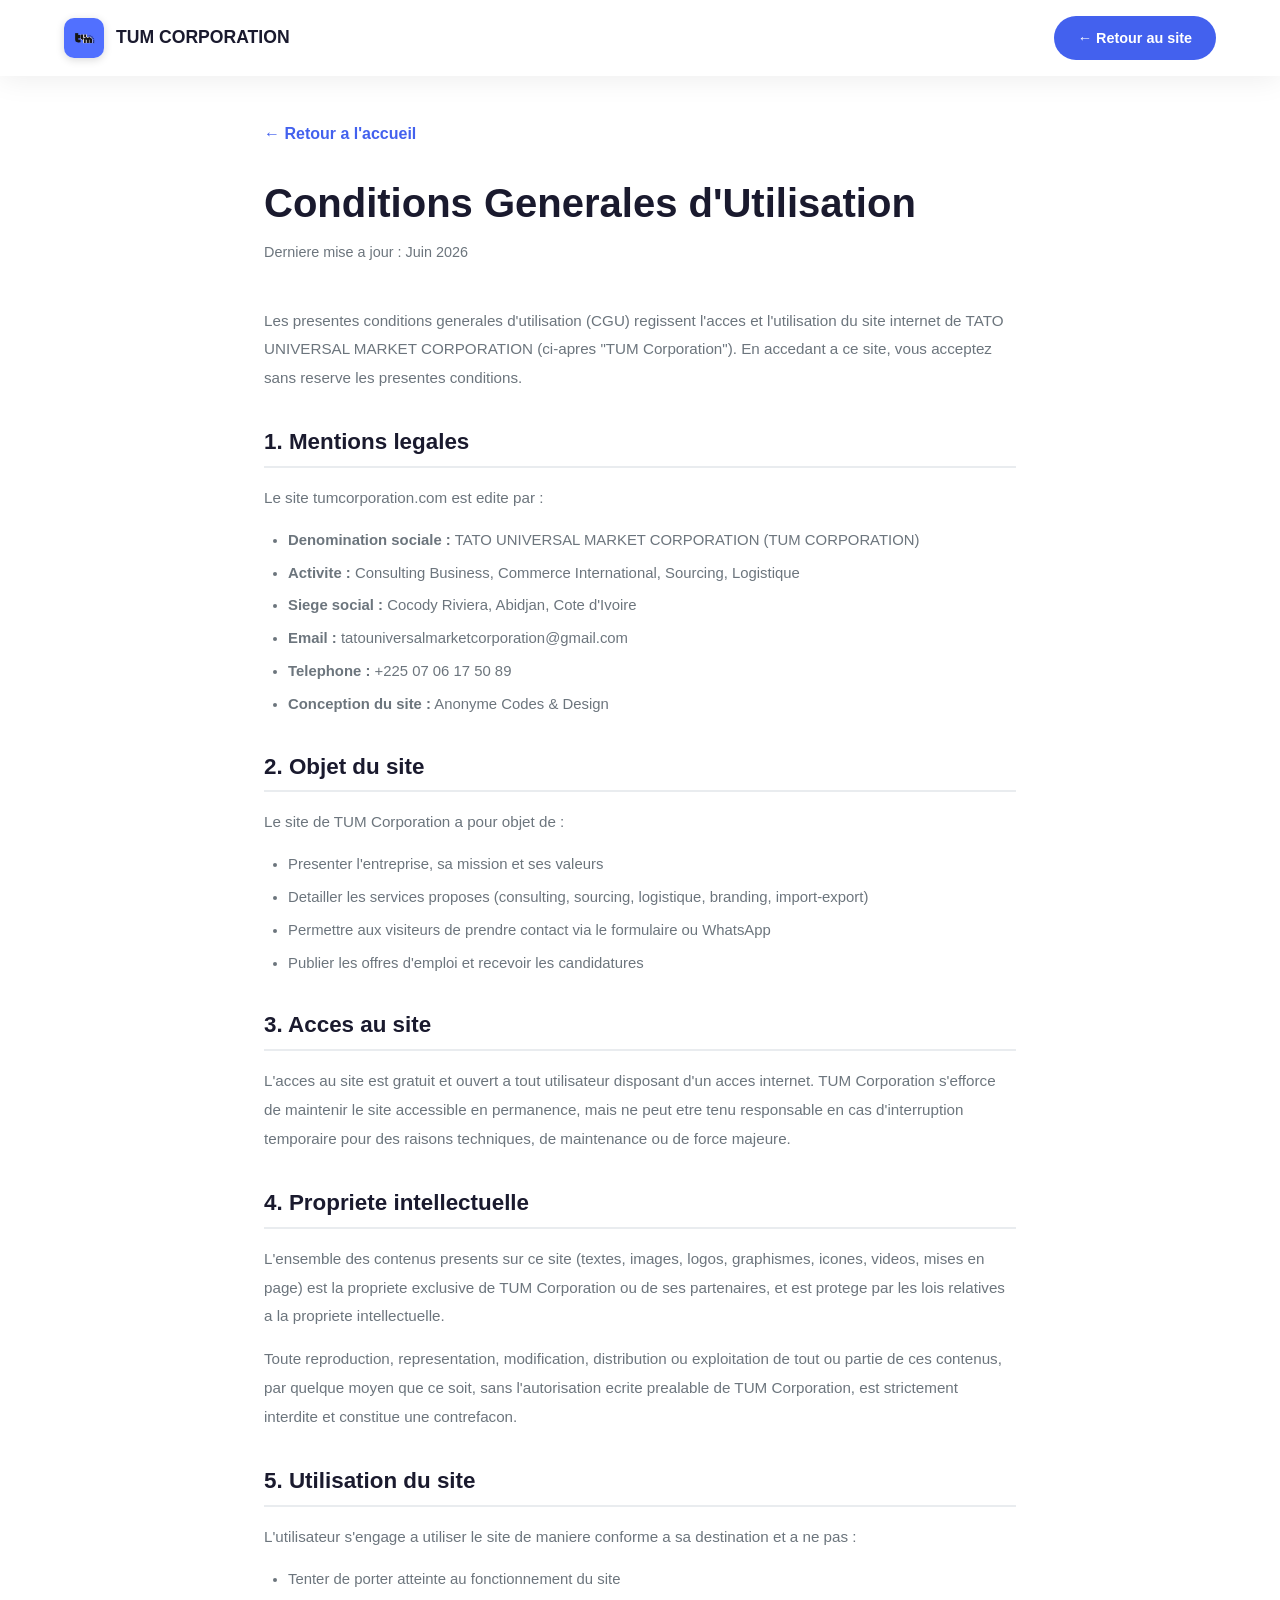
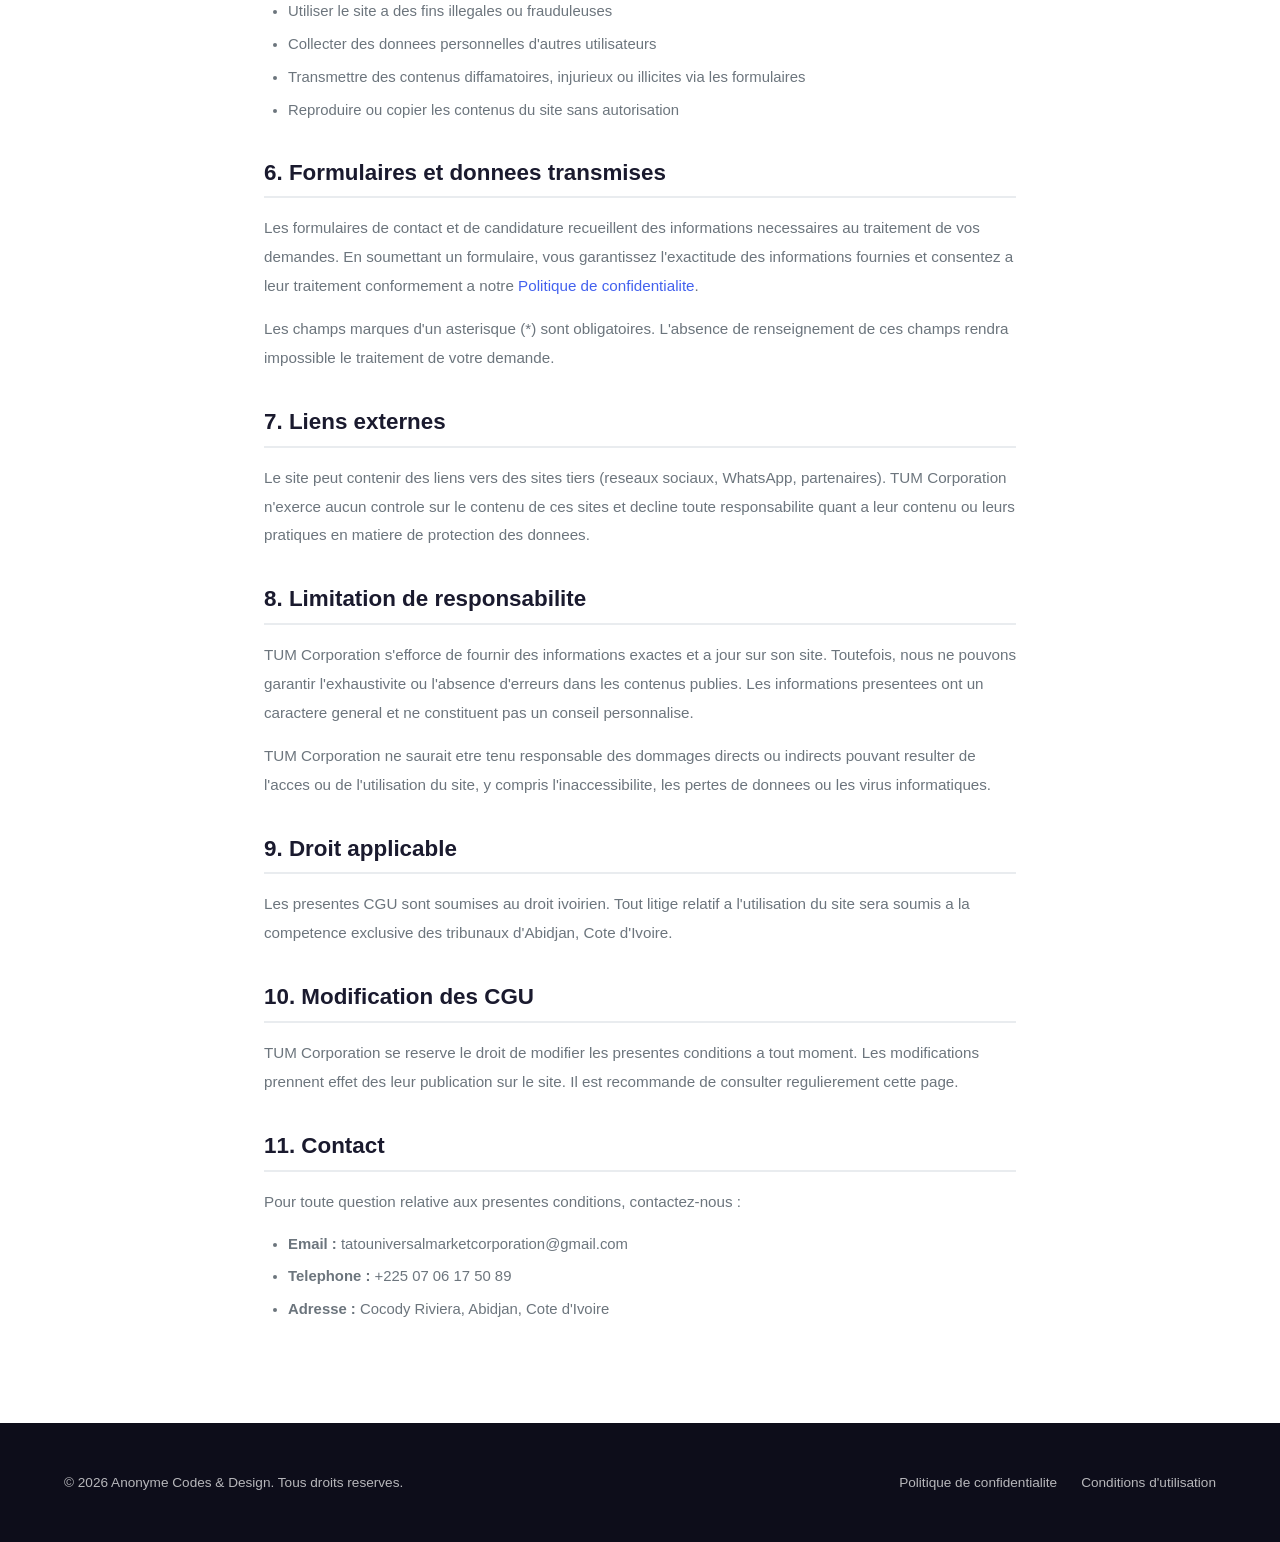
<file: conditions-utilisation.html>
<!DOCTYPE html>
<html lang="fr">
<head>
    <meta charset="UTF-8">
    <meta name="viewport" content="width=device-width, initial-scale=1.0">
    <title>Conditions d'Utilisation | TUM Corporation</title>
    <link rel="icon" type="image/svg+xml" href="favicon.svg">
    <link rel="preconnect" href="https://fonts.googleapis.com">
    <link rel="preconnect" href="https://fonts.gstatic.com" crossorigin>
    <link href="https://fonts.googleapis.com/css2?family=Inter:wght@300;400;500;600;700;800;900&family=Poppins:wght@300;400;500;600;700;800&display=swap" rel="stylesheet" crossorigin="anonymous">
    <meta http-equiv="Content-Security-Policy" content="default-src 'self'; style-src 'self' 'unsafe-inline' https://fonts.googleapis.com; font-src https://fonts.gstatic.com; img-src 'self' data:; script-src 'self'; frame-ancestors 'none'; base-uri 'self'; form-action 'self';">
    <meta http-equiv="X-Content-Type-Options" content="nosniff">
    <meta http-equiv="X-Frame-Options" content="DENY">
    <meta name="referrer" content="strict-origin-when-cross-origin">
    <link rel="stylesheet" href="css/style.css">
    <style>
        .legal-page { padding: 120px 0 80px; min-height: 100vh; }
        .legal-page h1 { font-size: 2.5rem; margin-bottom: 12px; color: var(--secondary); }
        .legal-page .legal-update { font-size: 0.9rem; color: var(--gray); margin-bottom: 40px; }
        .legal-page h2 { font-size: 1.4rem; color: var(--secondary); margin: 36px 0 16px; padding-bottom: 10px; border-bottom: 2px solid var(--gray-light); }
        .legal-page p { font-size: 0.95rem; color: var(--gray); line-height: 1.9; margin-bottom: 14px; }
        .legal-page ul { margin: 10px 0 20px 24px; }
        .legal-page ul li { font-size: 0.93rem; color: var(--gray); line-height: 1.8; margin-bottom: 6px; }
        .legal-page a.back-link { display: inline-flex; align-items: center; gap: 8px; color: var(--primary); font-weight: 600; margin-bottom: 32px; }
        .legal-page a.back-link:hover { gap: 12px; }
        .legal-nav { position: fixed; top: 0; left: 0; right: 0; z-index: 1000; padding: 16px 0; background: rgba(255,255,255,0.95); backdrop-filter: blur(20px); box-shadow: 0 2px 30px rgba(0,0,0,0.08); }
        .legal-nav .container { display: flex; align-items: center; justify-content: space-between; }
        .legal-nav .nav-logo span { color: var(--secondary); }
        .legal-nav .back-btn { background: var(--primary); color: #fff; padding: 10px 24px; border-radius: 50px; font-weight: 600; font-size: 0.9rem; }
        .legal-nav .back-btn:hover { background: var(--primary-dark); }
    </style>
</head>
<body>
    <nav class="legal-nav">
        <div class="container">
            <a href="index.html" class="nav-logo">
                <img src="assets/img/logo.jpeg" alt="TUM Corporation Logo" style="height:40px;">
                <span>TUM CORPORATION</span>
            </a>
            <a href="index.html" class="back-btn">&larr; Retour au site</a>
        </div>
    </nav>

    <section class="legal-page">
        <div class="container" style="max-width:800px;">

            <a href="index.html" class="back-link">&larr; Retour a l'accueil</a>

            <h1>Conditions Generales d'Utilisation</h1>
            <p class="legal-update">Derniere mise a jour : Juin 2026</p>

            <p>Les presentes conditions generales d'utilisation (CGU) regissent l'acces et l'utilisation du site internet de TATO UNIVERSAL MARKET CORPORATION (ci-apres "TUM Corporation"). En accedant a ce site, vous acceptez sans reserve les presentes conditions.</p>

            <h2>1. Mentions legales</h2>
            <p>Le site tumcorporation.com est edite par :</p>
            <ul>
                <li><strong>Denomination sociale :</strong> TATO UNIVERSAL MARKET CORPORATION (TUM CORPORATION)</li>
                <li><strong>Activite :</strong> Consulting Business, Commerce International, Sourcing, Logistique</li>
                <li><strong>Siege social :</strong> Cocody Riviera, Abidjan, Cote d'Ivoire</li>
                <li><strong>Email :</strong> tatouniversalmarketcorporation@gmail.com</li>
                <li><strong>Telephone :</strong> +225 07 06 17 50 89</li>
                <li><strong>Conception du site :</strong> Anonyme Codes & Design</li>
            </ul>

            <h2>2. Objet du site</h2>
            <p>Le site de TUM Corporation a pour objet de :</p>
            <ul>
                <li>Presenter l'entreprise, sa mission et ses valeurs</li>
                <li>Detailler les services proposes (consulting, sourcing, logistique, branding, import-export)</li>
                <li>Permettre aux visiteurs de prendre contact via le formulaire ou WhatsApp</li>
                <li>Publier les offres d'emploi et recevoir les candidatures</li>
            </ul>

            <h2>3. Acces au site</h2>
            <p>L'acces au site est gratuit et ouvert a tout utilisateur disposant d'un acces internet. TUM Corporation s'efforce de maintenir le site accessible en permanence, mais ne peut etre tenu responsable en cas d'interruption temporaire pour des raisons techniques, de maintenance ou de force majeure.</p>

            <h2>4. Propriete intellectuelle</h2>
            <p>L'ensemble des contenus presents sur ce site (textes, images, logos, graphismes, icones, videos, mises en page) est la propriete exclusive de TUM Corporation ou de ses partenaires, et est protege par les lois relatives a la propriete intellectuelle.</p>
            <p>Toute reproduction, representation, modification, distribution ou exploitation de tout ou partie de ces contenus, par quelque moyen que ce soit, sans l'autorisation ecrite prealable de TUM Corporation, est strictement interdite et constitue une contrefacon.</p>

            <h2>5. Utilisation du site</h2>
            <p>L'utilisateur s'engage a utiliser le site de maniere conforme a sa destination et a ne pas :</p>
            <ul>
                <li>Tenter de porter atteinte au fonctionnement du site</li>
                <li>Utiliser le site a des fins illegales ou frauduleuses</li>
                <li>Collecter des donnees personnelles d'autres utilisateurs</li>
                <li>Transmettre des contenus diffamatoires, injurieux ou illicites via les formulaires</li>
                <li>Reproduire ou copier les contenus du site sans autorisation</li>
            </ul>

            <h2>6. Formulaires et donnees transmises</h2>
            <p>Les formulaires de contact et de candidature recueillent des informations necessaires au traitement de vos demandes. En soumettant un formulaire, vous garantissez l'exactitude des informations fournies et consentez a leur traitement conformement a notre <a href="politique-confidentialite.html" style="color:var(--primary);">Politique de confidentialite</a>.</p>
            <p>Les champs marques d'un asterisque (*) sont obligatoires. L'absence de renseignement de ces champs rendra impossible le traitement de votre demande.</p>

            <h2>7. Liens externes</h2>
            <p>Le site peut contenir des liens vers des sites tiers (reseaux sociaux, WhatsApp, partenaires). TUM Corporation n'exerce aucun controle sur le contenu de ces sites et decline toute responsabilite quant a leur contenu ou leurs pratiques en matiere de protection des donnees.</p>

            <h2>8. Limitation de responsabilite</h2>
            <p>TUM Corporation s'efforce de fournir des informations exactes et a jour sur son site. Toutefois, nous ne pouvons garantir l'exhaustivite ou l'absence d'erreurs dans les contenus publies. Les informations presentees ont un caractere general et ne constituent pas un conseil personnalise.</p>
            <p>TUM Corporation ne saurait etre tenu responsable des dommages directs ou indirects pouvant resulter de l'acces ou de l'utilisation du site, y compris l'inaccessibilite, les pertes de donnees ou les virus informatiques.</p>

            <h2>9. Droit applicable</h2>
            <p>Les presentes CGU sont soumises au droit ivoirien. Tout litige relatif a l'utilisation du site sera soumis a la competence exclusive des tribunaux d'Abidjan, Cote d'Ivoire.</p>

            <h2>10. Modification des CGU</h2>
            <p>TUM Corporation se reserve le droit de modifier les presentes conditions a tout moment. Les modifications prennent effet des leur publication sur le site. Il est recommande de consulter regulierement cette page.</p>

            <h2>11. Contact</h2>
            <p>Pour toute question relative aux presentes conditions, contactez-nous :</p>
            <ul>
                <li><strong>Email :</strong> tatouniversalmarketcorporation@gmail.com</li>
                <li><strong>Telephone :</strong> +225 07 06 17 50 89</li>
                <li><strong>Adresse :</strong> Cocody Riviera, Abidjan, Cote d'Ivoire</li>
            </ul>

        </div>
    </section>

    <footer class="footer" style="padding:24px 0;">
        <div class="container">
            <div class="footer-bottom" style="border:none;">
                <p>&copy; 2026 Anonyme Codes &amp; Design. Tous droits reserves.</p>
                <div class="footer-bottom-links">
                    <a href="politique-confidentialite.html">Politique de confidentialite</a>
                    <a href="conditions-utilisation.html">Conditions d'utilisation</a>
                </div>
            </div>
        </div>
    </footer>
</body>
</html>
</file>
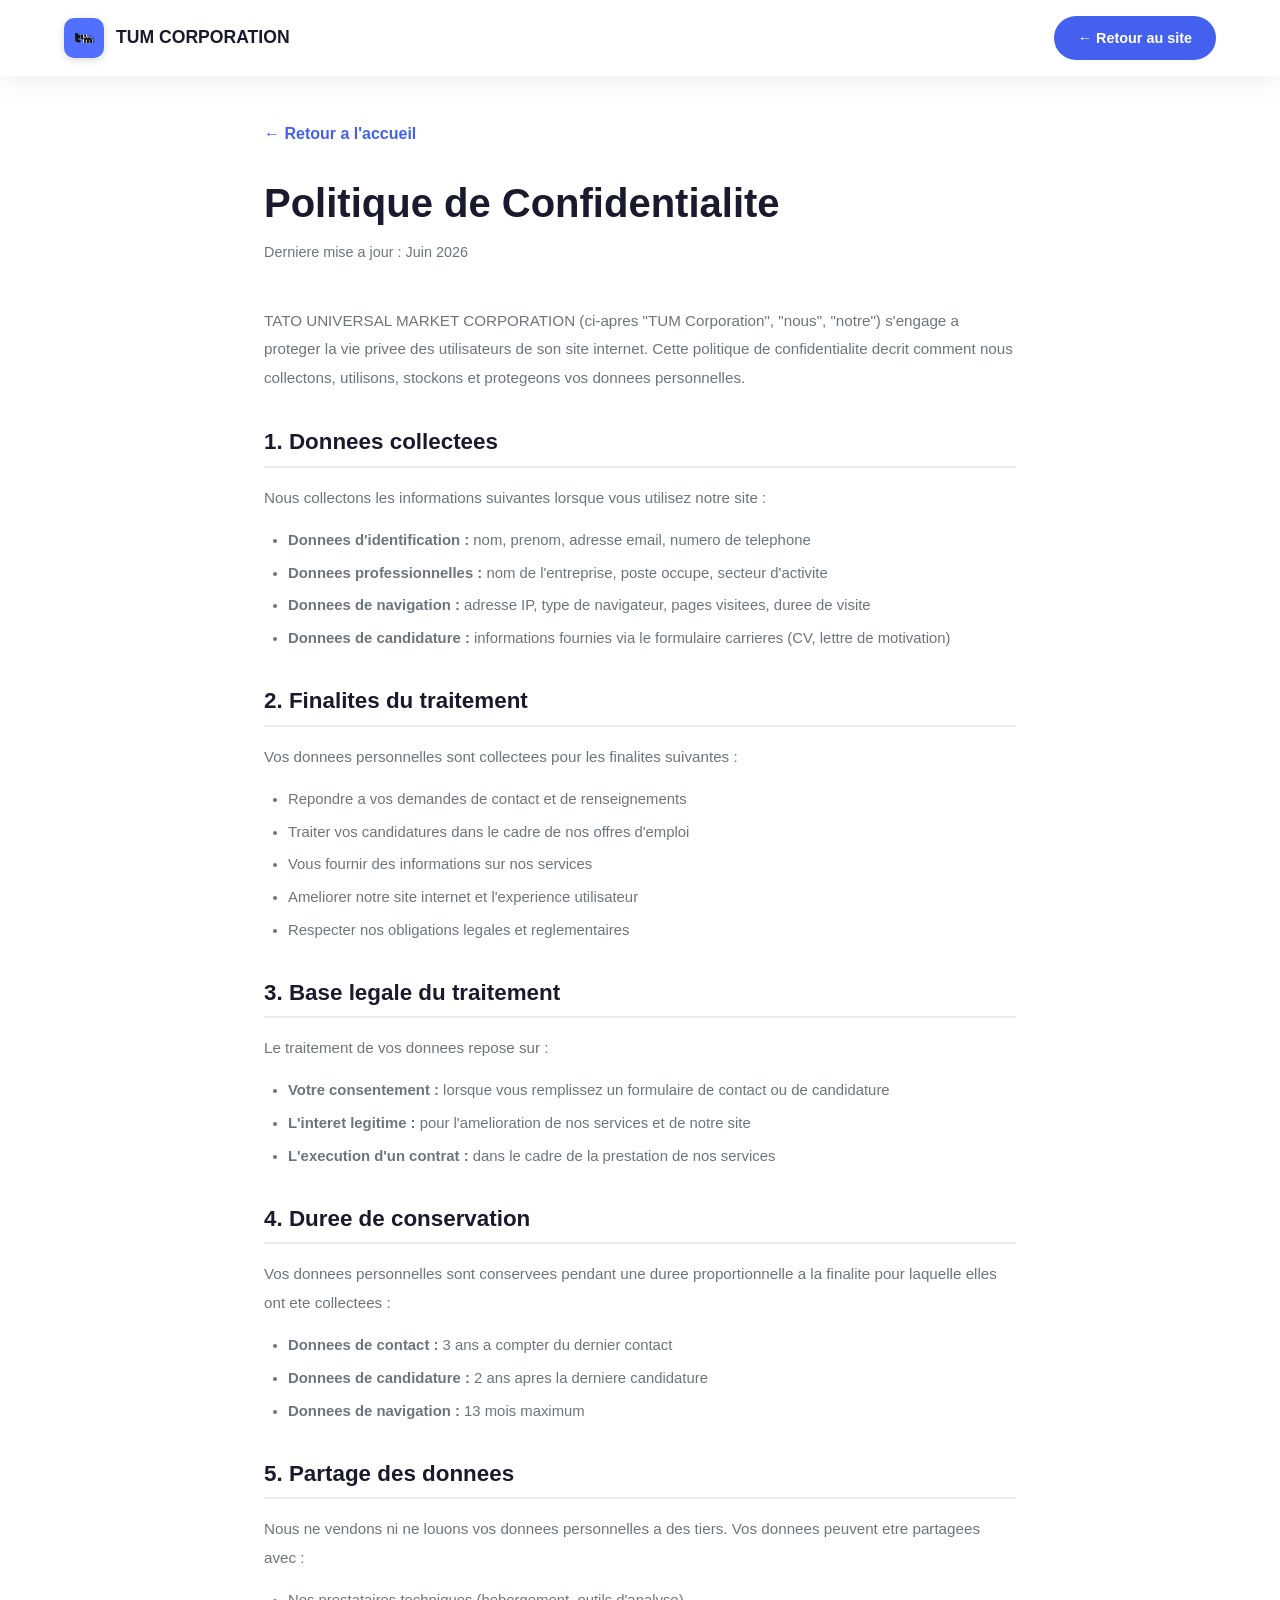
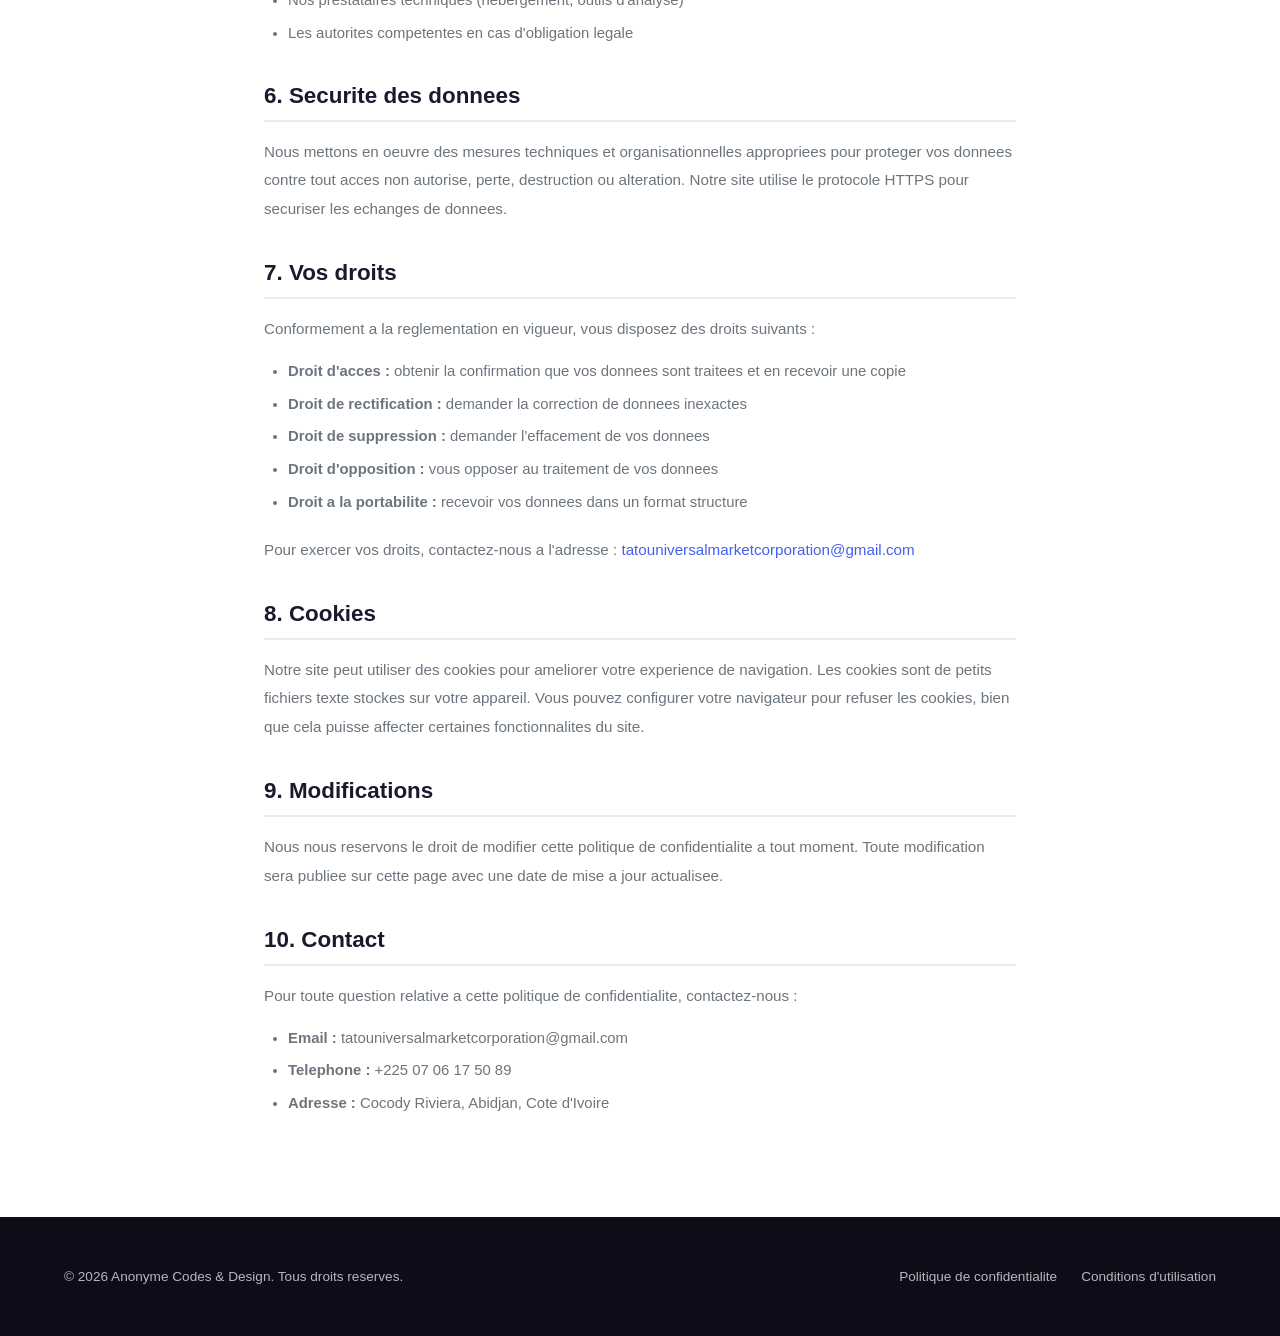
<file: politique-confidentialite.html>
<!DOCTYPE html>
<html lang="fr">
<head>
    <meta charset="UTF-8">
    <meta name="viewport" content="width=device-width, initial-scale=1.0">
    <title>Politique de Confidentialite | TUM Corporation</title>
    <link rel="icon" type="image/svg+xml" href="favicon.svg">
    <link rel="preconnect" href="https://fonts.googleapis.com">
    <link rel="preconnect" href="https://fonts.gstatic.com" crossorigin>
    <link href="https://fonts.googleapis.com/css2?family=Inter:wght@300;400;500;600;700;800;900&family=Poppins:wght@300;400;500;600;700;800&display=swap" rel="stylesheet" crossorigin="anonymous">
    <meta http-equiv="Content-Security-Policy" content="default-src 'self'; style-src 'self' 'unsafe-inline' https://fonts.googleapis.com; font-src https://fonts.gstatic.com; img-src 'self' data:; script-src 'self'; frame-ancestors 'none'; base-uri 'self'; form-action 'self';">
    <meta http-equiv="X-Content-Type-Options" content="nosniff">
    <meta http-equiv="X-Frame-Options" content="DENY">
    <meta name="referrer" content="strict-origin-when-cross-origin">
    <link rel="stylesheet" href="css/style.css">
    <style>
        .legal-page { padding: 120px 0 80px; min-height: 100vh; }
        .legal-page h1 { font-size: 2.5rem; margin-bottom: 12px; color: var(--secondary); }
        .legal-page .legal-update { font-size: 0.9rem; color: var(--gray); margin-bottom: 40px; }
        .legal-page h2 { font-size: 1.4rem; color: var(--secondary); margin: 36px 0 16px; padding-bottom: 10px; border-bottom: 2px solid var(--gray-light); }
        .legal-page p { font-size: 0.95rem; color: var(--gray); line-height: 1.9; margin-bottom: 14px; }
        .legal-page ul { margin: 10px 0 20px 24px; }
        .legal-page ul li { font-size: 0.93rem; color: var(--gray); line-height: 1.8; margin-bottom: 6px; }
        .legal-page a.back-link { display: inline-flex; align-items: center; gap: 8px; color: var(--primary); font-weight: 600; margin-bottom: 32px; }
        .legal-page a.back-link:hover { gap: 12px; }
        .legal-nav { position: fixed; top: 0; left: 0; right: 0; z-index: 1000; padding: 16px 0; background: rgba(255,255,255,0.95); backdrop-filter: blur(20px); box-shadow: 0 2px 30px rgba(0,0,0,0.08); }
        .legal-nav .container { display: flex; align-items: center; justify-content: space-between; }
        .legal-nav .nav-logo span { color: var(--secondary); }
        .legal-nav .back-btn { background: var(--primary); color: #fff; padding: 10px 24px; border-radius: 50px; font-weight: 600; font-size: 0.9rem; }
        .legal-nav .back-btn:hover { background: var(--primary-dark); }
    </style>
</head>
<body>
    <nav class="legal-nav">
        <div class="container">
            <a href="index.html" class="nav-logo">
                <img src="assets/img/logo.jpeg" alt="TUM Corporation Logo" style="height:40px;">
                <span>TUM CORPORATION</span>
            </a>
            <a href="index.html" class="back-btn">&larr; Retour au site</a>
        </div>
    </nav>

    <section class="legal-page">
        <div class="container" style="max-width:800px;">

            <a href="index.html" class="back-link">&larr; Retour a l'accueil</a>

            <h1>Politique de Confidentialite</h1>
            <p class="legal-update">Derniere mise a jour : Juin 2026</p>

            <p>TATO UNIVERSAL MARKET CORPORATION (ci-apres "TUM Corporation", "nous", "notre") s'engage a proteger la vie privee des utilisateurs de son site internet. Cette politique de confidentialite decrit comment nous collectons, utilisons, stockons et protegeons vos donnees personnelles.</p>

            <h2>1. Donnees collectees</h2>
            <p>Nous collectons les informations suivantes lorsque vous utilisez notre site :</p>
            <ul>
                <li><strong>Donnees d'identification :</strong> nom, prenom, adresse email, numero de telephone</li>
                <li><strong>Donnees professionnelles :</strong> nom de l'entreprise, poste occupe, secteur d'activite</li>
                <li><strong>Donnees de navigation :</strong> adresse IP, type de navigateur, pages visitees, duree de visite</li>
                <li><strong>Donnees de candidature :</strong> informations fournies via le formulaire carrieres (CV, lettre de motivation)</li>
            </ul>

            <h2>2. Finalites du traitement</h2>
            <p>Vos donnees personnelles sont collectees pour les finalites suivantes :</p>
            <ul>
                <li>Repondre a vos demandes de contact et de renseignements</li>
                <li>Traiter vos candidatures dans le cadre de nos offres d'emploi</li>
                <li>Vous fournir des informations sur nos services</li>
                <li>Ameliorer notre site internet et l'experience utilisateur</li>
                <li>Respecter nos obligations legales et reglementaires</li>
            </ul>

            <h2>3. Base legale du traitement</h2>
            <p>Le traitement de vos donnees repose sur :</p>
            <ul>
                <li><strong>Votre consentement :</strong> lorsque vous remplissez un formulaire de contact ou de candidature</li>
                <li><strong>L'interet legitime :</strong> pour l'amelioration de nos services et de notre site</li>
                <li><strong>L'execution d'un contrat :</strong> dans le cadre de la prestation de nos services</li>
            </ul>

            <h2>4. Duree de conservation</h2>
            <p>Vos donnees personnelles sont conservees pendant une duree proportionnelle a la finalite pour laquelle elles ont ete collectees :</p>
            <ul>
                <li><strong>Donnees de contact :</strong> 3 ans a compter du dernier contact</li>
                <li><strong>Donnees de candidature :</strong> 2 ans apres la derniere candidature</li>
                <li><strong>Donnees de navigation :</strong> 13 mois maximum</li>
            </ul>

            <h2>5. Partage des donnees</h2>
            <p>Nous ne vendons ni ne louons vos donnees personnelles a des tiers. Vos donnees peuvent etre partagees avec :</p>
            <ul>
                <li>Nos prestataires techniques (hebergement, outils d'analyse)</li>
                <li>Les autorites competentes en cas d'obligation legale</li>
            </ul>

            <h2>6. Securite des donnees</h2>
            <p>Nous mettons en oeuvre des mesures techniques et organisationnelles appropriees pour proteger vos donnees contre tout acces non autorise, perte, destruction ou alteration. Notre site utilise le protocole HTTPS pour securiser les echanges de donnees.</p>

            <h2>7. Vos droits</h2>
            <p>Conformement a la reglementation en vigueur, vous disposez des droits suivants :</p>
            <ul>
                <li><strong>Droit d'acces :</strong> obtenir la confirmation que vos donnees sont traitees et en recevoir une copie</li>
                <li><strong>Droit de rectification :</strong> demander la correction de donnees inexactes</li>
                <li><strong>Droit de suppression :</strong> demander l'effacement de vos donnees</li>
                <li><strong>Droit d'opposition :</strong> vous opposer au traitement de vos donnees</li>
                <li><strong>Droit a la portabilite :</strong> recevoir vos donnees dans un format structure</li>
            </ul>
            <p>Pour exercer vos droits, contactez-nous a l'adresse : <a href="mailto:tatouniversalmarketcorporation@gmail.com" style="color:var(--primary);">tatouniversalmarketcorporation@gmail.com</a></p>

            <h2>8. Cookies</h2>
            <p>Notre site peut utiliser des cookies pour ameliorer votre experience de navigation. Les cookies sont de petits fichiers texte stockes sur votre appareil. Vous pouvez configurer votre navigateur pour refuser les cookies, bien que cela puisse affecter certaines fonctionnalites du site.</p>

            <h2>9. Modifications</h2>
            <p>Nous nous reservons le droit de modifier cette politique de confidentialite a tout moment. Toute modification sera publiee sur cette page avec une date de mise a jour actualisee.</p>

            <h2>10. Contact</h2>
            <p>Pour toute question relative a cette politique de confidentialite, contactez-nous :</p>
            <ul>
                <li><strong>Email :</strong> tatouniversalmarketcorporation@gmail.com</li>
                <li><strong>Telephone :</strong> +225 07 06 17 50 89</li>
                <li><strong>Adresse :</strong> Cocody Riviera, Abidjan, Cote d'Ivoire</li>
            </ul>

        </div>
    </section>

    <footer class="footer" style="padding:24px 0;">
        <div class="container">
            <div class="footer-bottom" style="border:none;">
                <p>&copy; 2026 Anonyme Codes &amp; Design. Tous droits reserves.</p>
                <div class="footer-bottom-links">
                    <a href="politique-confidentialite.html">Politique de confidentialite</a>
                    <a href="conditions-utilisation.html">Conditions d'utilisation</a>
                </div>
            </div>
        </div>
    </footer>
</body>
</html>
</file>
<file: css/style.css>
/*!
 * TUM Corporation — Interface
 * Anonyme C&D · Codes & Design
 * © 2026
 */

:root {
    --primary: #4361EE;
    --primary-dark: #3A56D4;
    --primary-light: #6B8AFF;
    --secondary: #1A1A2E;
    --accent: #F72585;
    --white: #FFFFFF;
    --light: #F8F9FA;
    --gray: #6C757D;
    --gray-light: #E9ECEF;
    --dark: #0D0D1A;
    --success: #25D366;
    --shadow: 0 4px 30px rgba(67, 97, 238, 0.15);
    --shadow-lg: 0 20px 60px rgba(67, 97, 238, 0.2);
    --radius: 16px;
    --radius-sm: 8px;
    --transition: all 0.4s cubic-bezier(0.4, 0, 0.2, 1);
}

* { margin: 0; padding: 0; box-sizing: border-box; }

html { scroll-behavior: smooth; scroll-padding-top: 80px; }

body {
    font-family: 'Inter', sans-serif;
    color: var(--secondary);
    background: var(--white);
    line-height: 1.7;
    overflow-x: hidden;
}

h1, h2, h3, h4, h5, h6 {
    font-family: 'Poppins', sans-serif;
    font-weight: 700;
    line-height: 1.2;
}

a { text-decoration: none; color: inherit; transition: var(--transition); }
img { max-width: 100%; height: auto; }

.container { max-width: 1200px; margin: 0 auto; padding: 0 24px; }

/* nav */
.navbar {
    position: fixed; top: 0; left: 0; right: 0;
    z-index: 1000; padding: 16px 0;
    transition: var(--transition); background: transparent;
}
.navbar.scrolled {
    background: rgba(255, 255, 255, 0.95);
    backdrop-filter: blur(20px);
    box-shadow: 0 2px 30px rgba(0, 0, 0, 0.08);
    padding: 10px 0;
}
.navbar .container { display: flex; align-items: center; justify-content: space-between; }

.nav-logo { display: flex; align-items: center; gap: 12px; z-index: 1001; }
.nav-logo img { height: 45px; width: auto; border-radius: 10px; box-shadow: 0 2px 8px rgba(0,0,0,0.15); }
.nav-logo span {
    font-family: 'Poppins', sans-serif; font-weight: 800;
    font-size: 1.1rem; color: var(--white); transition: var(--transition);
}
.navbar.scrolled .nav-logo span { color: var(--secondary); }

.nav-links { display: flex; align-items: center; gap: 32px; list-style: none; }
.nav-links a {
    font-size: 0.95rem; font-weight: 500;
    color: rgba(255, 255, 255, 0.9); position: relative; padding: 4px 0;
}
.navbar.scrolled .nav-links a { color: var(--secondary); }
.nav-links a::after {
    content: ''; position: absolute; bottom: -2px; left: 0;
    width: 0; height: 2px; background: var(--primary); transition: var(--transition);
}
.nav-links a:hover::after, .nav-links a.active::after { width: 100%; }
.nav-links a:hover { color: var(--primary-light); }
.navbar.scrolled .nav-links a:hover { color: var(--primary); }

.nav-cta {
    background: var(--primary) !important; color: var(--white) !important;
    padding: 10px 24px !important; border-radius: 50px !important; font-weight: 600 !important;
}
.nav-cta:hover { background: var(--primary-dark) !important; transform: translateY(-2px); box-shadow: var(--shadow); }
.nav-cta::after { display: none !important; }

.nav-toggle {
    display: none; flex-direction: column; gap: 5px;
    cursor: pointer; z-index: 1001; background: none; border: none; padding: 4px;
}
.nav-toggle span { width: 28px; height: 3px; background: var(--white); border-radius: 3px; transition: var(--transition); }
.navbar.scrolled .nav-toggle span { background: var(--secondary); }
.nav-toggle.active span:nth-child(1) { transform: rotate(45deg) translate(5px, 6px); }
.nav-toggle.active span:nth-child(2) { opacity: 0; }
.nav-toggle.active span:nth-child(3) { transform: rotate(-45deg) translate(5px, -6px); }

.lang-switch { display: flex; align-items: center; gap: 4px; background: rgba(255, 255, 255, 0.15); border-radius: 50px; padding: 4px; }
.navbar.scrolled .lang-switch { background: var(--gray-light); }
.lang-switch button {
    border: none; background: transparent; padding: 6px 12px; border-radius: 50px;
    font-size: 0.8rem; font-weight: 600; cursor: pointer;
    color: rgba(255, 255, 255, 0.7); transition: var(--transition);
}
.navbar.scrolled .lang-switch button { color: var(--gray); }
.lang-switch button.active { background: var(--white); color: var(--primary); box-shadow: 0 2px 8px rgba(0, 0, 0, 0.1); }
.navbar.scrolled .lang-switch button.active { background: var(--primary); color: var(--white); }

/* hero */
.hero {
    min-height: 100vh; display: flex; align-items: center; position: relative;
    background: linear-gradient(135deg, var(--secondary) 0%, #16213E 50%, var(--primary) 100%);
    overflow: hidden;
}
.hero::before {
    content: ''; position: absolute; top: -50%; right: -20%;
    width: 800px; height: 800px;
    background: radial-gradient(circle, rgba(67, 97, 238, 0.3) 0%, transparent 70%);
    border-radius: 50%; animation: pulse 8s ease-in-out infinite;
}
.hero::after {
    content: ''; position: absolute; bottom: -30%; left: -10%;
    width: 600px; height: 600px;
    background: radial-gradient(circle, rgba(247, 37, 133, 0.15) 0%, transparent 70%);
    border-radius: 50%; animation: pulse 10s ease-in-out infinite reverse;
}
@keyframes pulse { 0%, 100% { transform: scale(1); opacity: 0.5; } 50% { transform: scale(1.1); opacity: 0.8; } }

.hero .container {
    position: relative; z-index: 2;
    display: grid; grid-template-columns: 1fr 1fr; gap: 60px; align-items: center;
}
.hero-content { color: var(--white); }

.hero-badge {
    display: inline-flex; align-items: center; gap: 8px;
    background: rgba(255, 255, 255, 0.1); backdrop-filter: blur(10px);
    border: 1px solid rgba(255, 255, 255, 0.15);
    padding: 8px 20px; border-radius: 50px;
    font-size: 0.85rem; font-weight: 500; margin-bottom: 24px; color: var(--primary-light);
}
.hero-badge .dot { width: 8px; height: 8px; background: var(--success); border-radius: 50%; animation: blink 2s ease-in-out infinite; }
@keyframes blink { 0%, 100% { opacity: 1; } 50% { opacity: 0.3; } }

.hero h1 { font-size: 3rem; font-weight: 800; line-height: 1.15; margin-bottom: 20px; }
.hero h1 .highlight {
    background: linear-gradient(135deg, var(--primary-light), var(--accent));
    -webkit-background-clip: text; -webkit-text-fill-color: transparent; background-clip: text;
}

.hero p { font-size: 1.15rem; color: rgba(255, 255, 255, 0.75); margin-bottom: 36px; max-width: 500px; line-height: 1.8; }
.hero-buttons { display: flex; gap: 16px; flex-wrap: wrap; }

.btn {
    display: inline-flex; align-items: center; gap: 10px;
    padding: 14px 32px; border-radius: 50px;
    font-size: 1rem; font-weight: 600; font-family: 'Inter', sans-serif;
    border: none; cursor: pointer; transition: var(--transition);
}
.btn-primary { background: var(--primary); color: var(--white); box-shadow: 0 4px 20px rgba(67, 97, 238, 0.4); }
.btn-primary:hover { background: var(--primary-dark); transform: translateY(-3px); box-shadow: 0 8px 30px rgba(67, 97, 238, 0.5); }
.btn-outline { background: transparent; color: var(--white); border: 2px solid rgba(255, 255, 255, 0.3); }
.btn-outline:hover { background: rgba(255, 255, 255, 0.1); border-color: rgba(255, 255, 255, 0.6); transform: translateY(-3px); }
.btn-whatsapp { background: var(--success); color: var(--white); box-shadow: 0 4px 20px rgba(37, 211, 102, 0.3); }
.btn-whatsapp:hover { background: #20bd5a; transform: translateY(-3px); box-shadow: 0 8px 30px rgba(37, 211, 102, 0.4); }

.hero-visual { position: relative; display: flex; justify-content: center; align-items: center; }
.hero-card {
    background: rgba(255, 255, 255, 0.08); backdrop-filter: blur(20px);
    border: 1px solid rgba(255, 255, 255, 0.12);
    border-radius: 24px; padding: 40px; width: 100%; max-width: 450px;
}
.hero-stats { display: grid; grid-template-columns: repeat(4, 1fr); gap: 16px; }
.stat-item {
    text-align: center; padding: 20px 10px;
    background: rgba(255, 255, 255, 0.05); border-radius: 16px;
    border: 1px solid rgba(255, 255, 255, 0.08);
    display: flex; flex-direction: column; align-items: center; justify-content: center;
}
.stat-number {
    font-family: 'Poppins', sans-serif; font-size: 2rem; font-weight: 800;
    color: var(--primary-light); display: block; line-height: 1;
}
.stat-label { font-size: 0.85rem; color: rgba(255, 255, 255, 0.6); margin-top: 6px; }
.hero-stats-caption {
    text-align: center; margin-top: 16px;
    font-size: 0.8rem; color: rgba(255, 255, 255, 0.4);
    letter-spacing: 1px;
}

/* sections */
section { padding: 100px 0; }
.section-header { text-align: center; margin-bottom: 64px; }
.section-tag {
    display: inline-flex; align-items: center; gap: 8px;
    background: rgba(67, 97, 238, 0.08); color: var(--primary);
    padding: 8px 20px; border-radius: 50px;
    font-size: 0.85rem; font-weight: 600; text-transform: uppercase; letter-spacing: 1px;
    margin-bottom: 16px;
}
.section-header h2 { font-size: 2.5rem; color: var(--secondary); margin-bottom: 16px; }
.section-header p { font-size: 1.05rem; color: var(--gray); max-width: 700px; margin: 0 auto; }

/* about */
.about { background: var(--light); }

.about-intro-grid {
    display: grid; grid-template-columns: 0.8fr 1.2fr;
    gap: 60px; align-items: center; margin-bottom: 64px;
}

.about-mascotte-side {
    display: flex; flex-direction: column; align-items: center; text-align: center;
}
.mascotte-img {
    width: 100%; max-width: 340px;
    object-fit: contain; filter: drop-shadow(0 10px 30px rgba(67, 97, 238, 0.2));
}

.about-floating {
    background: var(--white); border-radius: 16px; padding: 14px 24px;
    box-shadow: var(--shadow); display: flex; align-items: center; gap: 12px;
    margin-top: 24px;
}
.about-floating .icon {
    width: 44px; height: 44px; min-width: 44px; background: rgba(67, 97, 238, 0.1);
    border-radius: 12px; display: flex; align-items: center; justify-content: center;
    color: var(--primary);
}
.about-floating .text strong { display: block; font-size: 1rem; }
.about-floating .text span { font-size: 0.82rem; color: var(--gray); }

.about-text-side { display: flex; flex-direction: column; gap: 0; }
.about-lead {
    font-size: 1.08rem; color: var(--secondary); line-height: 1.8;
    margin-bottom: 16px; font-weight: 500;
}
.about-body {
    font-size: 0.95rem; color: var(--gray); line-height: 1.85;
    margin-bottom: 16px;
}
.about-body strong { color: var(--secondary); }

.about-slogan-banner {
    margin-top: 8px; padding: 16px 24px;
    background: linear-gradient(135deg, var(--primary), var(--primary-dark));
    border-radius: 12px; color: var(--white);
}
.about-slogan-banner span {
    font-family: 'Poppins', sans-serif; font-weight: 700;
    font-size: 0.9rem; letter-spacing: 0.5px; line-height: 1.5;
}

.about-pillars {
    display: grid; grid-template-columns: repeat(3, 1fr); gap: 28px;
}
.about-pillar {
    background: var(--white); border: 1px solid var(--gray-light);
    border-radius: var(--radius); padding: 36px 28px; text-align: center;
    transition: var(--transition); position: relative; overflow: hidden;
}
.about-pillar::before {
    content: ''; position: absolute; top: 0; left: 0; right: 0;
    height: 4px; background: linear-gradient(90deg, var(--primary), var(--primary-light));
    transform: scaleX(0); transition: var(--transition);
}
.about-pillar:hover { transform: translateY(-6px); box-shadow: var(--shadow-lg); border-color: var(--primary); }
.about-pillar:hover::before { transform: scaleX(1); }

.pillar-icon {
    width: 64px; height: 64px; margin: 0 auto 20px;
    background: linear-gradient(135deg, rgba(67, 97, 238, 0.1), rgba(67, 97, 238, 0.05));
    border-radius: 16px; display: flex; align-items: center; justify-content: center;
    color: var(--primary); transition: var(--transition);
}
.about-pillar:hover .pillar-icon {
    background: linear-gradient(135deg, var(--primary), var(--primary-dark));
    color: var(--white);
}
.about-pillar h4 { font-size: 1.1rem; margin-bottom: 12px; color: var(--secondary); }
.about-pillar p { font-size: 0.9rem; color: var(--gray); line-height: 1.7; }

/* services */
.services-grid { display: grid; grid-template-columns: repeat(3, 1fr); gap: 28px; }

.service-card {
    background: var(--white); border: 1px solid var(--gray-light);
    border-radius: var(--radius); overflow: hidden;
    transition: var(--transition); position: relative; cursor: pointer;
}
.service-card::before {
    content: ''; position: absolute; top: 0; left: 0; right: 0;
    height: 4px; background: linear-gradient(90deg, var(--primary), var(--primary-light));
    transform: scaleX(0); transition: var(--transition); z-index: 2;
}
.service-card:hover { border-color: var(--primary); transform: translateY(-8px); box-shadow: var(--shadow-lg); }
.service-card:hover::before { transform: scaleX(1); }

.service-card-preview { padding: 0; }
.service-img-wrapper {
    width: 100%; height: 200px; overflow: hidden;
    border-radius: var(--radius) var(--radius) 0 0;
}
.service-img-wrapper img {
    width: 100%; height: 100%; object-fit: cover;
    transition: transform 0.6s ease;
}
.service-card:hover .service-img-wrapper img { transform: scale(1.08); }

.service-card-preview h3 {
    font-size: 1.05rem; color: var(--secondary);
    padding: 16px 20px 6px; margin: 0;
}
.service-toggle-hint {
    display: block; padding: 0 20px 16px;
    font-size: 0.8rem; color: var(--primary); font-weight: 500;
    opacity: 0; transition: var(--transition);
}
.service-card:hover .service-toggle-hint { opacity: 1; }

.service-card-detail {
    display: none; position: fixed; top: 0; left: 0; right: 0; bottom: 0;
    z-index: 2000; background: rgba(0, 0, 0, 0.7); backdrop-filter: blur(8px);
    justify-content: center; align-items: center; padding: 40px 20px;
}
.service-card-detail.active { display: flex; flex-direction: column; }

.service-card-detail h3 {
    font-size: 1.8rem; color: var(--white); margin-bottom: 24px; text-align: center;
}
.service-card-detail p {
    font-size: 1rem; color: rgba(255, 255, 255, 0.85);
    line-height: 1.9; max-width: 700px; margin-bottom: 16px; text-align: justify;
}
.service-close-btn {
    margin-top: 20px; padding: 12px 36px; border-radius: 50px;
    border: 2px solid rgba(255, 255, 255, 0.4); background: transparent;
    color: var(--white); font-size: 1rem; font-weight: 600;
    cursor: pointer; transition: var(--transition); font-family: 'Inter', sans-serif;
}
.service-close-btn:hover { background: var(--white); color: var(--secondary); }

/* why-us */
.why-us {
    background: linear-gradient(135deg, var(--secondary) 0%, #16213E 100%);
    color: var(--white); position: relative; overflow: hidden;
}
.why-us::before {
    content: ''; position: absolute; top: 0; right: 0; width: 50%; height: 100%;
    background: radial-gradient(circle at 70% 50%, rgba(67, 97, 238, 0.2) 0%, transparent 60%);
}
.why-us .section-tag { background: rgba(255, 255, 255, 0.1); color: var(--primary-light); }
.why-us .section-header h2 { color: var(--white); }
.why-us .section-header p { color: rgba(255, 255, 255, 0.6); }

.why-grid { display: grid; grid-template-columns: repeat(4, 1fr); gap: 28px; position: relative; z-index: 1; }
.why-card {
    background: rgba(255, 255, 255, 0.06); backdrop-filter: blur(10px);
    border: 1px solid rgba(255, 255, 255, 0.1); border-radius: var(--radius);
    padding: 36px 24px; text-align: center; transition: var(--transition);
}
.why-card:hover { background: rgba(255, 255, 255, 0.1); transform: translateY(-6px); border-color: rgba(67, 97, 238, 0.4); }
.why-icon {
    width: 72px; height: 72px;
    background: linear-gradient(135deg, var(--primary), var(--primary-light));
    border-radius: 20px; display: flex; align-items: center; justify-content: center;
    font-size: 2rem; margin: 0 auto 20px; color: var(--white);
}
.why-card h3 { font-size: 1.1rem; margin-bottom: 10px; }
.why-card p { font-size: 0.9rem; color: rgba(255, 255, 255, 0.6); line-height: 1.7; }

/* careers */
.careers { background: var(--light); padding: 0; min-height: 0; overflow: hidden; }
.careers-content { animation: fadeSlide 0.5s ease forwards; }
.careers-content[style*="display: none"] + .careers-placeholder { display: block; }

@keyframes fadeSlide {
    from { opacity: 0; transform: translateY(20px); }
    to { opacity: 1; transform: translateY(0); }
}

.careers-content .section-header { padding-top: 60px; }

.careers-grid { display: grid; grid-template-columns: repeat(2, 1fr); gap: 24px; }
.career-card {
    background: var(--white); border: 1px solid var(--gray-light);
    border-radius: var(--radius); padding: 32px; transition: var(--transition);
}
.career-card:hover { border-color: var(--primary); box-shadow: var(--shadow); }
.career-header { display: flex; justify-content: space-between; align-items: flex-start; margin-bottom: 16px; }
.career-header h3 { font-size: 1.1rem; }
.career-badge {
    background: rgba(67, 97, 238, 0.08); color: var(--primary);
    padding: 4px 14px; border-radius: 50px; font-size: 0.8rem; font-weight: 600; white-space: nowrap;
}
.career-card p { color: var(--gray); font-size: 0.92rem; margin-bottom: 20px; }
.career-meta { display: flex; gap: 16px; flex-wrap: wrap; }
.career-meta span { display: flex; align-items: center; gap: 6px; font-size: 0.85rem; color: var(--gray); }
.career-meta svg { width: 16px; height: 16px; color: var(--primary); }

.career-form-section {
    margin-top: 48px; background: var(--white);
    border: 1px solid var(--gray-light); border-radius: var(--radius);
    padding: 40px;
}
.career-form-section h3 { font-size: 1.4rem; margin-bottom: 8px; color: var(--secondary); }
.career-form-section > p { color: var(--gray); margin-bottom: 28px; }
.career-form .form-grid { display: grid; grid-template-columns: 1fr 1fr; gap: 20px; margin-bottom: 20px; }
.career-form .btn { width: 100%; justify-content: center; }

/* contact */
.contact-grid { display: grid; grid-template-columns: 1fr 1.2fr; gap: 48px; }
.contact-info { padding-right: 20px; }
.contact-info h2 { font-size: 2.2rem; margin-bottom: 16px; }
.contact-info > p { color: var(--gray); margin-bottom: 36px; font-size: 1.05rem; }

.contact-details { display: flex; flex-direction: column; gap: 24px; margin-bottom: 36px; }
.contact-item { display: flex; gap: 16px; align-items: center; }
.contact-item .icon {
    width: 52px; height: 52px; min-width: 52px;
    background: rgba(67, 97, 238, 0.1); border-radius: 14px;
    display: flex; align-items: center; justify-content: center; color: var(--primary);
}
.contact-item .icon svg { width: 22px; height: 22px; }
.contact-item h4 { font-size: 0.95rem; margin-bottom: 2px; }
.contact-item p, .contact-item a { font-size: 0.9rem; color: var(--gray); }
.contact-item a:hover { color: var(--primary); }

.contact-socials { display: flex; gap: 12px; }
.contact-socials a {
    width: 44px; height: 44px; background: var(--gray-light);
    border-radius: 12px; display: flex; align-items: center; justify-content: center;
    color: var(--gray); transition: var(--transition);
}
.contact-socials a:hover { background: var(--primary); color: var(--white); transform: translateY(-3px); }

.contact-form-card {
    background: var(--white); border: 1px solid var(--gray-light);
    border-radius: var(--radius); padding: 40px; box-shadow: 0 10px 40px rgba(0, 0, 0, 0.06);
}
.form-grid { display: grid; grid-template-columns: 1fr 1fr; gap: 20px; }
.form-group { position: relative; }
.form-group.full-width { grid-column: 1 / -1; }
.form-group label { display: block; font-size: 0.9rem; font-weight: 500; margin-bottom: 8px; color: var(--secondary); }
.form-group input, .form-group textarea, .form-group select {
    width: 100%; padding: 14px 18px; border: 2px solid var(--gray-light);
    border-radius: var(--radius-sm); font-size: 0.95rem; font-family: 'Inter', sans-serif;
    color: var(--secondary); background: var(--white); transition: var(--transition); outline: none;
}
.form-group input:focus, .form-group textarea:focus, .form-group select:focus {
    border-color: var(--primary); box-shadow: 0 0 0 4px rgba(67, 97, 238, 0.1);
}
.form-group textarea { height: 130px; resize: vertical; }
.form-submit { grid-column: 1 / -1; display: flex; gap: 12px; margin-top: 8px; }
.form-submit .btn { flex: 1; justify-content: center; }

/* footer */
.footer { background: var(--dark); color: rgba(255, 255, 255, 0.7); padding: 80px 0 0; }
.footer-grid { display: grid; grid-template-columns: 1.5fr 1fr 1fr 1fr; gap: 48px; margin-bottom: 60px; }
.footer-brand .logo { display: flex; align-items: center; gap: 12px; margin-bottom: 20px; }
.footer-brand .logo img { height: 40px; border-radius: 8px; }
.footer-brand .logo span { font-family: 'Poppins', sans-serif; font-weight: 700; font-size: 1.2rem; color: var(--white); }
.footer-brand > p { font-size: 0.92rem; line-height: 1.8; margin-bottom: 24px; }
.footer h4 {
    color: var(--white); font-size: 1rem; margin-bottom: 20px;
    position: relative; padding-bottom: 12px;
}
.footer h4::after { content: ''; position: absolute; bottom: 0; left: 0; width: 30px; height: 3px; background: var(--primary); border-radius: 3px; }
.footer-links { list-style: none; display: flex; flex-direction: column; gap: 12px; }
.footer-links a { font-size: 0.9rem; transition: var(--transition); display: flex; align-items: center; gap: 8px; }
.footer-links a:hover { color: var(--primary-light); transform: translateX(4px); }
.footer-bottom {
    border-top: 1px solid rgba(255, 255, 255, 0.08); padding: 24px 0;
    display: flex; justify-content: space-between; align-items: center; font-size: 0.85rem;
}
.footer-bottom-links { display: flex; gap: 24px; }
.footer-bottom-links a:hover { color: var(--primary-light); }

/* float */
.whatsapp-float {
    position: fixed; bottom: 30px; right: 30px; z-index: 999;
    width: 60px; height: 60px; background: var(--success); border-radius: 50%;
    display: flex; align-items: center; justify-content: center; color: var(--white);
    box-shadow: 0 4px 20px rgba(37, 211, 102, 0.4);
    transition: var(--transition); animation: whatsappBounce 3s ease-in-out infinite;
}
.whatsapp-float:hover { transform: scale(1.1); box-shadow: 0 6px 30px rgba(37, 211, 102, 0.5); }
@keyframes whatsappBounce { 0%, 100% { transform: translateY(0); } 50% { transform: translateY(-6px); } }
.whatsapp-float svg { width: 30px; height: 30px; }

/* top */
.scroll-top {
    position: fixed; bottom: 30px; right: 100px; z-index: 998;
    width: 46px; height: 46px; background: var(--primary); border-radius: 50%;
    display: flex; align-items: center; justify-content: center; color: var(--white);
    box-shadow: var(--shadow); opacity: 0; visibility: hidden;
    transition: var(--transition); cursor: pointer; border: none;
}
.scroll-top.visible { opacity: 1; visibility: visible; }
.scroll-top:hover { background: var(--primary-dark); transform: translateY(-3px); }

/* animations */
.fade-in { opacity: 0; transform: translateY(30px); transition: opacity 0.8s ease, transform 0.8s ease; }
.fade-in.visible { opacity: 1; transform: translateY(0); }
.fade-in-left { opacity: 0; transform: translateX(-40px); transition: opacity 0.8s ease, transform 0.8s ease; }
.fade-in-left.visible { opacity: 1; transform: translateX(0); }
.fade-in-right { opacity: 0; transform: translateX(40px); transition: opacity 0.8s ease, transform 0.8s ease; }
.fade-in-right.visible { opacity: 1; transform: translateX(0); }

/* modal */
.service-overlay {
    display: none; position: fixed; top: 0; left: 0; right: 0; bottom: 0;
    z-index: 2000; background: rgba(0, 0, 0, 0.75); backdrop-filter: blur(10px);
    justify-content: center; align-items: center; padding: 40px 20px;
    opacity: 0; transition: opacity 0.3s ease;
}
.service-overlay.active { display: flex; opacity: 1; }
.service-overlay-content {
    background: var(--white); border-radius: 20px; max-width: 750px; width: 100%;
    max-height: 85vh; overflow-y: auto; padding: 48px 40px; position: relative;
    animation: modalIn 0.4s ease forwards;
}
@keyframes modalIn { from { transform: translateY(30px) scale(0.95); opacity: 0; } to { transform: translateY(0) scale(1); opacity: 1; } }

.service-overlay-content h3 {
    font-size: 1.6rem; color: var(--secondary); margin-bottom: 24px;
    padding-bottom: 16px; border-bottom: 3px solid var(--primary);
}
.service-overlay-content p {
    font-size: 0.95rem; color: var(--gray); line-height: 1.9; margin-bottom: 16px; text-align: justify;
}
.service-overlay-close {
    position: absolute; top: 16px; right: 16px;
    width: 40px; height: 40px; border-radius: 50%; border: none;
    background: var(--gray-light); cursor: pointer; display: flex;
    align-items: center; justify-content: center; transition: var(--transition);
    font-size: 1.2rem; color: var(--gray);
}
.service-overlay-close:hover { background: var(--primary); color: var(--white); }

/* responsive */
@media (max-width: 1024px) {
    .hero .container { grid-template-columns: 1fr; text-align: center; }
    .hero-content { order: 1; }
    .hero-visual { order: 2; }
    .hero p { margin: 0 auto 36px; }
    .hero-buttons { justify-content: center; }
    .services-grid { grid-template-columns: repeat(2, 1fr); }
    .why-grid { grid-template-columns: repeat(2, 1fr); }
    .about-intro-grid { grid-template-columns: 1fr; gap: 40px; }
    .about-pillars { grid-template-columns: repeat(3, 1fr); }
    .footer-grid { grid-template-columns: repeat(2, 1fr); }
}

@media (max-width: 768px) {
    /* navbar toujours opaque et visible en mobile */
    .navbar {
        background: #1A1A2E !important;
        backdrop-filter: none !important;
        -webkit-backdrop-filter: none !important;
        padding: 12px 0;
    }
    .navbar.scrolled {
        background: #1A1A2E !important;
        backdrop-filter: none !important;
        -webkit-backdrop-filter: none !important;
        box-shadow: 0 2px 20px rgba(0,0,0,0.4);
        padding: 12px 0 !important;
    }
    /* quand le menu est ouvert, la navbar passe au dessus de l overlay */
    .navbar.menu-open { z-index: 10001 !important; }

    .nav-logo span { color: #ffffff !important; }
    .navbar.scrolled .nav-logo span { color: #ffffff !important; }
    .nav-toggle span { background: #ffffff !important; }
    .nav-toggle { display: flex; }

    /* overlay menu plein ecran iOS/Android */
    .nav-links {
        position: fixed;
        top: 0; left: 0;
        width: 100vw; height: 100vh;
        z-index: 9999;
        background: #1A1A2E;
        flex-direction: column; justify-content: center; align-items: center;
        gap: 28px;
        opacity: 0; visibility: hidden; pointer-events: none;
        transform: translateX(100%);
        transition: opacity 0.3s ease, visibility 0.3s ease, transform 0.35s ease;
        list-style: none;
    }
    .nav-links.active {
        opacity: 1; visibility: visible; pointer-events: auto;
        transform: translateX(0);
    }
    .nav-links li { width: 100%; text-align: center; }
    .nav-links a { font-size: 1.3rem; color: rgba(255,255,255,0.9) !important; display: block; padding: 12px 0; }
    .nav-links a:hover { color: #6B8AFF !important; }
    .nav-links .nav-cta { display: inline-block; padding: 12px 32px !important; margin-top: 8px; }
    .lang-switch { background: rgba(255,255,255,0.1); }
    .lang-switch button { color: rgba(255,255,255,0.7); }
    .lang-switch button.active { background: #ffffff; color: #4361EE; }

    /* typographie mobile */
    .hero h1 { font-size: 1.8rem; }
    section { padding: 60px 0; }
    .section-header h2 { font-size: 1.65rem; }
    .section-header { margin-bottom: 40px; }
    .section-header p { font-size: 0.95rem; }

    /* grilles 2 colonnes sur tous les mobiles */
    .services-grid { grid-template-columns: repeat(2, 1fr); gap: 12px; }
    .why-grid { grid-template-columns: repeat(2, 1fr); gap: 12px; }
    .about-pillars { grid-template-columns: repeat(2, 1fr); gap: 12px; }

    .contact-grid { grid-template-columns: 1fr; }
    .careers-grid { grid-template-columns: 1fr; }
    .footer-grid { grid-template-columns: 1fr; }
    .form-grid { grid-template-columns: 1fr; }
    .career-form .form-grid { grid-template-columns: 1fr; }

    .hero-card { padding: 24px 16px; }
    .hero-stats { grid-template-columns: 1fr 1fr; gap: 10px; }
    .stat-number { font-size: 1.6rem; }
    .stat-label { font-size: 0.75rem; }

    /* cards compactes */
    .why-card { padding: 20px 14px; }
    .why-icon { width: 52px; height: 52px; border-radius: 14px; margin-bottom: 14px; }
    .why-card h3 { font-size: 0.9rem; margin-bottom: 6px; }
    .why-card p { font-size: 0.78rem; line-height: 1.5; }

    .about-pillar { padding: 20px 14px; }
    .about-pillar h4 { font-size: 0.9rem; margin-bottom: 8px; }
    .about-pillar p { font-size: 0.78rem; line-height: 1.6; }
    .pillar-icon { width: 48px; height: 48px; margin-bottom: 14px; }

    .service-img-wrapper { height: 120px; }
    .service-card-preview h3 { font-size: 0.82rem; padding: 10px 12px 4px; line-height: 1.3; }
    .service-toggle-hint { padding: 0 12px 10px; font-size: 0.72rem; }

    .footer-bottom { flex-direction: column; gap: 12px; text-align: center; }
    .service-overlay-content { padding: 28px 20px; margin: 16px; }
}

@media (max-width: 480px) {
    .hero h1 { font-size: 1.5rem; }
    .section-header h2 { font-size: 1.4rem; }
    .hero-buttons { flex-direction: column; align-items: center; }
    .btn { width: 100%; justify-content: center; }
    .contact-form-card { padding: 20px; }
    .hero-stats { grid-template-columns: 1fr 1fr; gap: 8px; }
    .stat-number { font-size: 1.4rem; }
    .form-submit { flex-direction: column; }
}

@media (max-width: 360px) {
    .services-grid { grid-template-columns: 1fr; }
    .hero h1 { font-size: 1.3rem; }
    .section-header h2 { font-size: 1.25rem; }
}
</file>
